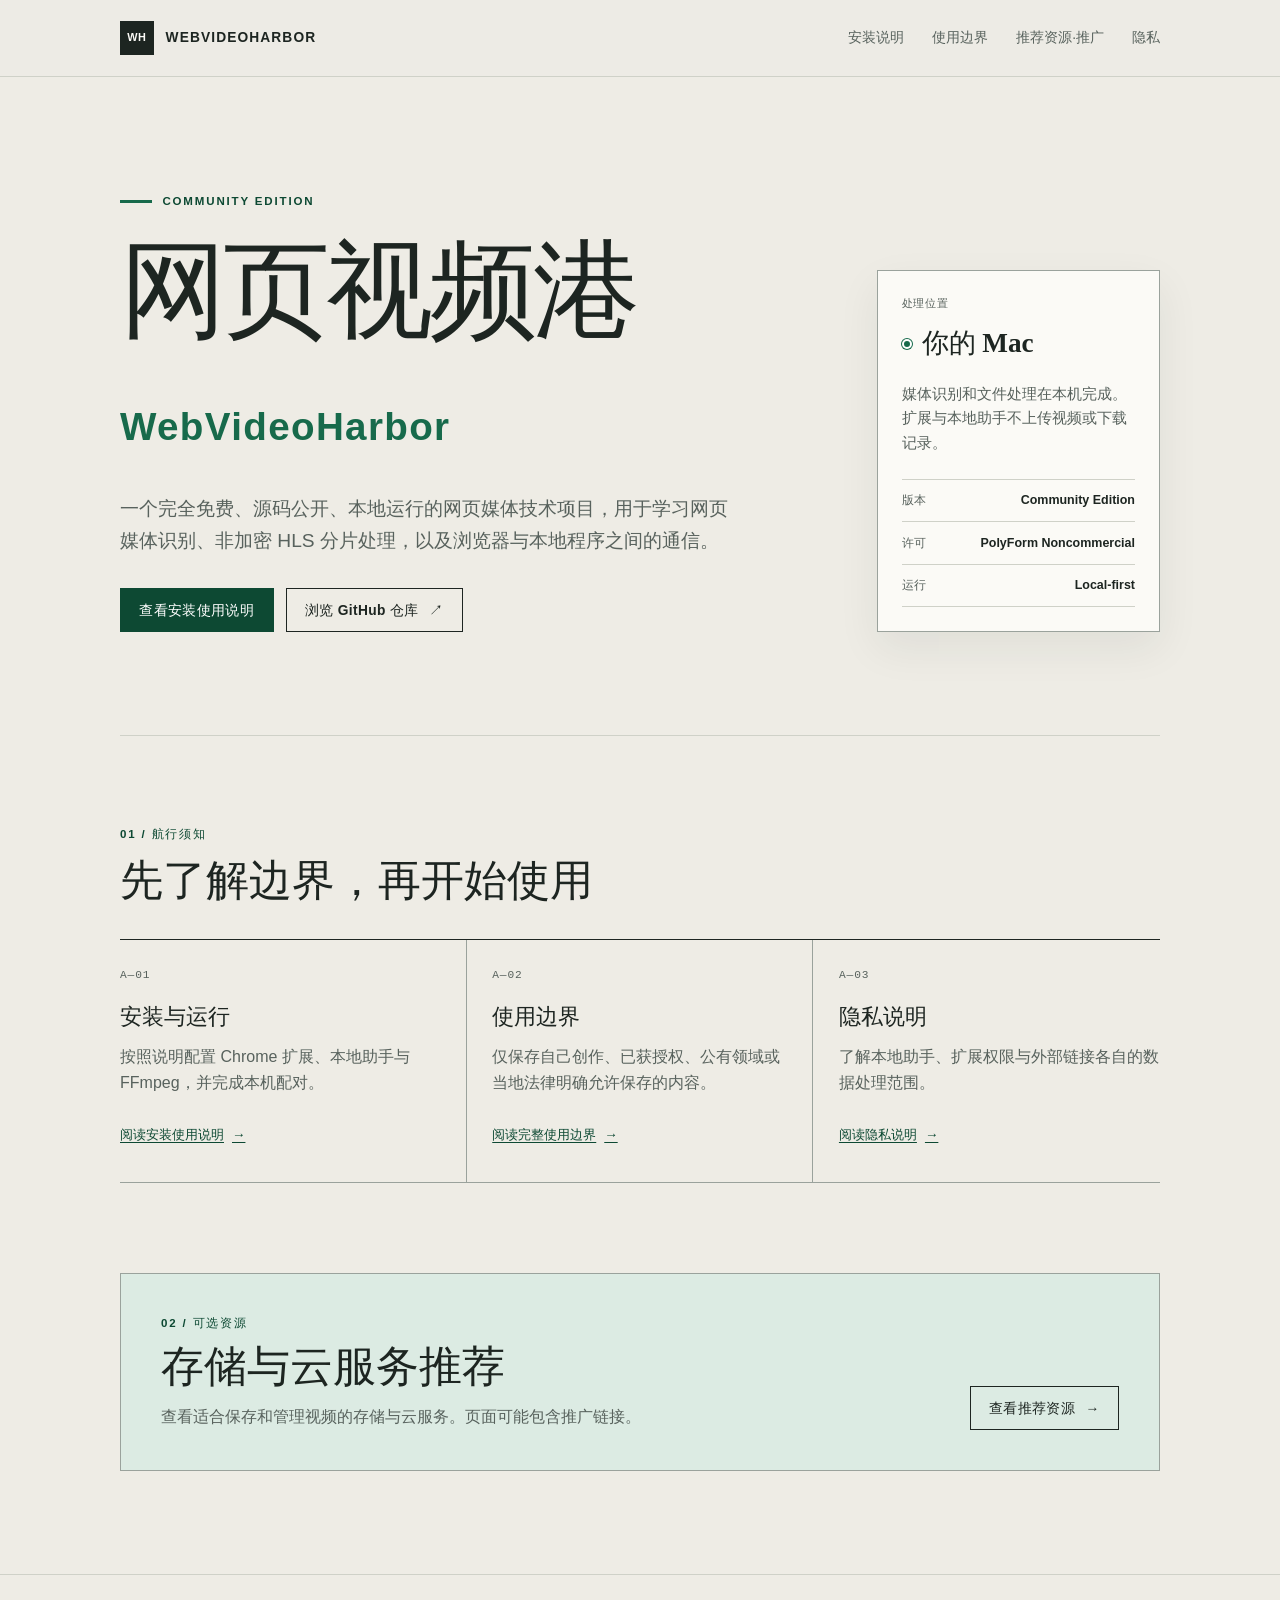
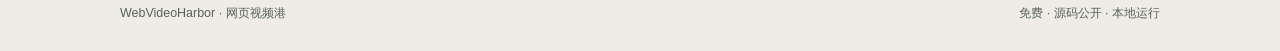
<file: docs/index.html>
<!doctype html>
<html lang="zh-CN">
  <head>
    <meta charset="utf-8">
    <meta name="viewport" content="width=device-width, initial-scale=1">
    <meta
      name="description"
      content="WebVideoHarbor（网页视频港）Community Edition 项目主页。"
    >
    <title>WebVideoHarbor · 网页视频港</title>
    <link rel="stylesheet" href="site.css">
  </head>
  <body>
    <header class="site-header">
      <div class="page-shell header-row">
        <a class="wordmark" href="index.html" aria-label="WebVideoHarbor 首页">
          <span class="wordmark-mark" aria-hidden="true">WH</span>
          <span>WebVideoHarbor</span>
        </a>
        <nav class="site-nav" aria-label="主要导航">
          <a href="安装使用说明.md">安装说明</a>
          <a href="使用边界.md">使用边界</a>
          <a href="recommendations.html">推荐资源·推广</a>
          <a href="https://github.com/PHPfrank/web-video-harbor/blob/main/PRIVACY.md">隐私</a>
        </nav>
      </div>
    </header>

    <main>
      <section class="hero page-shell" aria-labelledby="hero-title">
        <div class="eyebrow"><span aria-hidden="true"></span>Community Edition</div>
        <div class="hero-grid">
          <div class="hero-copy">
            <h1 id="hero-title">网页视频港<br><span>WebVideoHarbor</span></h1>
            <p class="hero-lead">
              一个完全免费、源码公开、本地运行的网页媒体技术项目，用于学习网页媒体识别、非加密 HLS 分片处理，以及浏览器与本地程序之间的通信。
            </p>
            <div class="action-row">
              <a class="button button-primary" href="安装使用说明.md">查看安装使用说明</a>
              <a
                class="button button-secondary"
                href="https://github.com/PHPfrank/web-video-harbor"
              >浏览 GitHub 仓库<span aria-hidden="true">↗</span></a>
            </div>
          </div>

          <aside class="status-card" aria-label="项目处理方式">
            <p class="status-label">处理位置</p>
            <p class="status-value"><span aria-hidden="true"></span>你的 Mac</p>
            <p>
              媒体识别和文件处理在本机完成。扩展与本地助手不上传视频或下载记录。
            </p>
            <dl class="status-list">
              <div><dt>版本</dt><dd>Community Edition</dd></div>
              <div><dt>许可</dt><dd>PolyForm Noncommercial</dd></div>
              <div><dt>运行</dt><dd>Local-first</dd></div>
            </dl>
          </aside>
        </div>
      </section>

      <section class="project-notes page-shell" aria-labelledby="project-notes-title">
        <div class="section-heading">
          <p class="section-index">01 / 航行须知</p>
          <h2 id="project-notes-title">先了解边界，再开始使用</h2>
        </div>
        <div class="note-grid">
          <article class="note-card">
            <p class="card-number">A—01</p>
            <h3>安装与运行</h3>
            <p>按照说明配置 Chrome 扩展、本地助手与 FFmpeg，并完成本机配对。</p>
            <a class="text-link" href="安装使用说明.md">阅读安装使用说明 <span aria-hidden="true">→</span></a>
          </article>
          <article class="note-card">
            <p class="card-number">A—02</p>
            <h3>使用边界</h3>
            <p>仅保存自己创作、已获授权、公有领域或当地法律明确允许保存的内容。</p>
            <a class="text-link" href="使用边界.md">阅读完整使用边界 <span aria-hidden="true">→</span></a>
          </article>
          <article class="note-card">
            <p class="card-number">A—03</p>
            <h3>隐私说明</h3>
            <p>了解本地助手、扩展权限与外部链接各自的数据处理范围。</p>
            <a class="text-link" href="https://github.com/PHPfrank/web-video-harbor/blob/main/PRIVACY.md">阅读隐私说明 <span aria-hidden="true">→</span></a>
          </article>
        </div>
      </section>

      <section class="recommendation-entry page-shell" aria-labelledby="resources-title">
        <div>
          <p class="section-index">02 / 可选资源</p>
          <h2 id="resources-title">存储与云服务推荐</h2>
          <p>查看适合保存和管理视频的存储与云服务。页面可能包含推广链接。</p>
        </div>
        <a class="button button-secondary" href="recommendations.html">查看推荐资源 <span aria-hidden="true">→</span></a>
      </section>
    </main>

    <footer class="site-footer">
      <div class="page-shell footer-row">
        <p>WebVideoHarbor · 网页视频港</p>
        <p>免费 · 源码公开 · 本地运行</p>
      </div>
    </footer>
  </body>
</html>
</file>
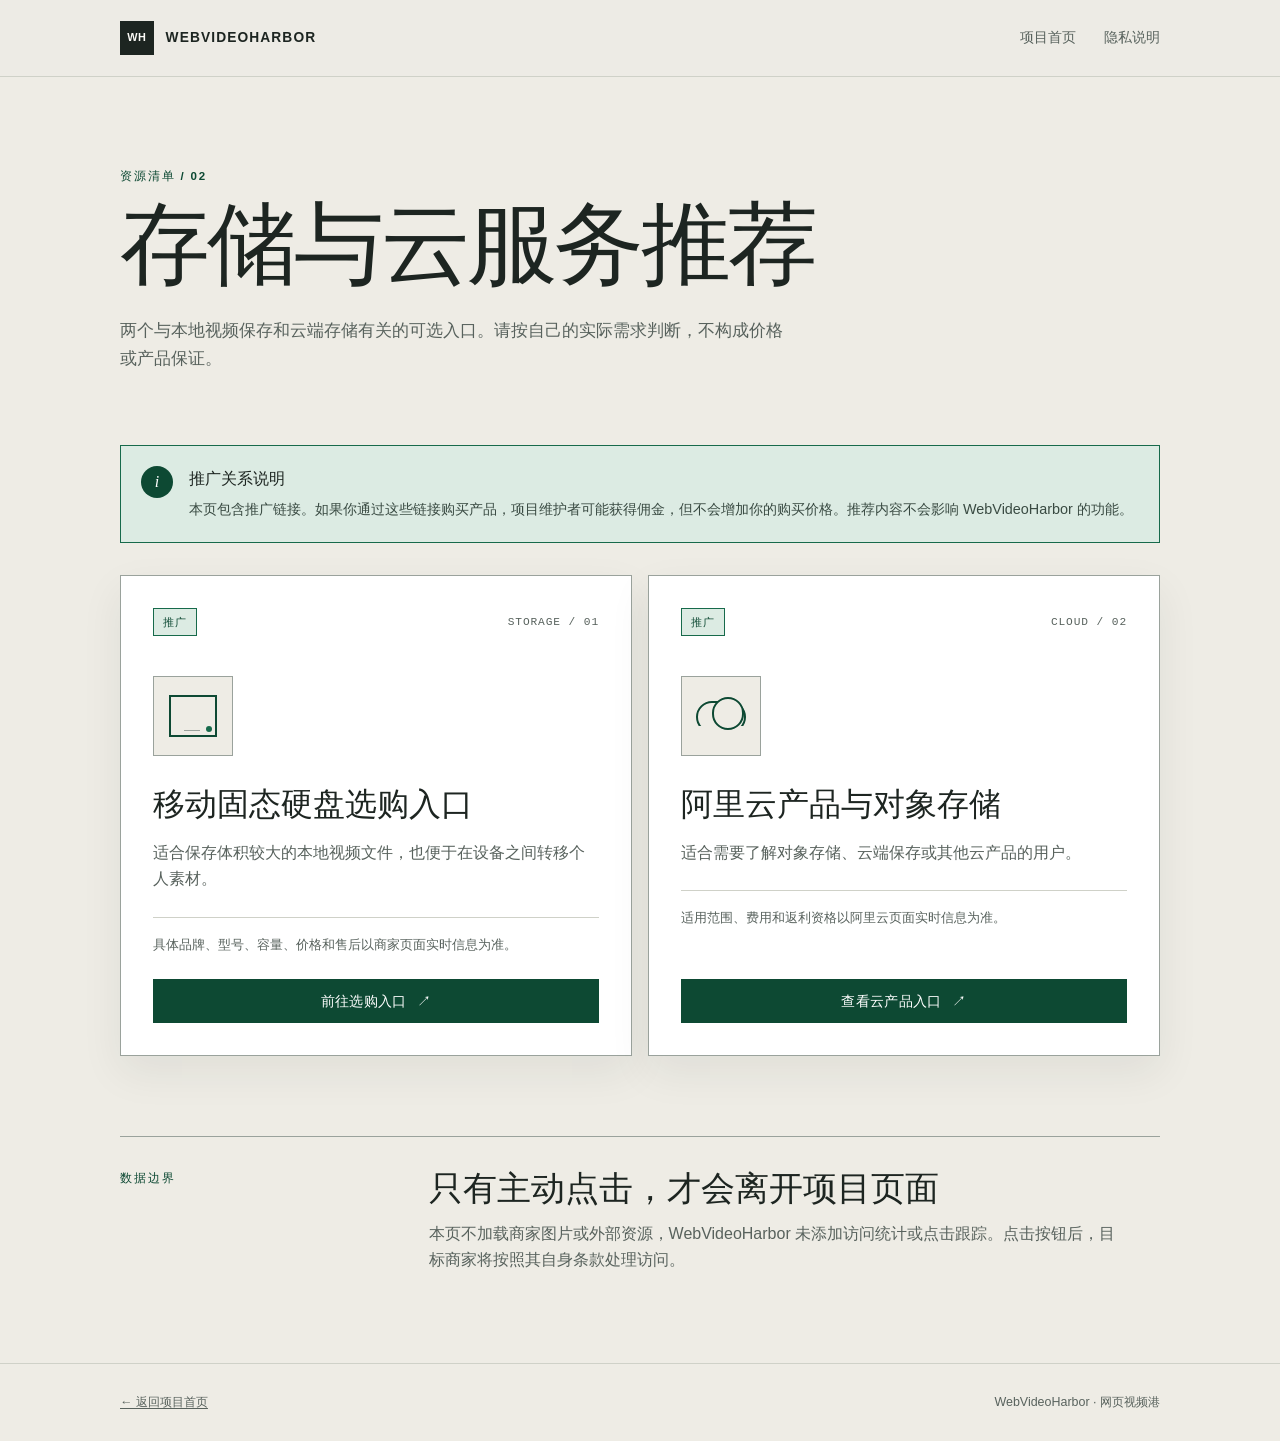
<file: docs/recommendations.html>
<!doctype html>
<html lang="zh-CN">
  <head>
    <meta charset="utf-8">
    <meta name="viewport" content="width=device-width, initial-scale=1">
    <meta
      name="description"
      content="WebVideoHarbor 存储与云服务推荐资源，含清晰的推广关系说明。"
    >
    <title>存储与云服务推荐 · WebVideoHarbor</title>
    <link rel="stylesheet" href="site.css">
  </head>
  <body>
    <header class="site-header">
      <div class="page-shell header-row">
        <a class="wordmark" href="index.html" aria-label="返回 WebVideoHarbor 首页">
          <span class="wordmark-mark" aria-hidden="true">WH</span>
          <span>WebVideoHarbor</span>
        </a>
        <nav class="site-nav" aria-label="页面导航">
          <a href="index.html">项目首页</a>
          <a href="https://github.com/PHPfrank/web-video-harbor/blob/main/PRIVACY.md">隐私说明</a>
        </nav>
      </div>
    </header>

    <main class="resources-main page-shell">
      <header class="resources-heading">
        <p class="section-index">资源清单 / 02</p>
        <h1>存储与云服务推荐</h1>
        <p class="resources-intro">
          两个与本地视频保存和云端存储有关的可选入口。请按自己的实际需求判断，不构成价格或产品保证。
        </p>
      </header>

      <aside class="disclosure" aria-labelledby="disclosure-title">
        <div class="disclosure-mark" aria-hidden="true">i</div>
        <div>
          <h2 id="disclosure-title">推广关系说明</h2>
          <p>
            本页包含推广链接。如果你通过这些链接购买产品，项目维护者可能获得佣金，但不会增加你的购买价格。推荐内容不会影响 WebVideoHarbor 的功能。
          </p>
        </div>
      </aside>

      <section class="recommendation-grid" aria-label="推荐资源">
        <article class="recommendation-card">
          <header class="card-header">
            <span class="affiliate-badge">推广</span>
            <span class="card-code" aria-hidden="true">STORAGE / 01</span>
          </header>
          <div class="resource-symbol resource-symbol-drive" aria-hidden="true">
            <span></span>
          </div>
          <h2>移动固态硬盘选购入口</h2>
          <p class="card-summary">适合保存体积较大的本地视频文件，也便于在设备之间转移个人素材。</p>
          <p class="card-limit">
            具体品牌、型号、容量、价格和售后以商家页面实时信息为准。
          </p>
          <a
            class="button button-primary external-link"
            href="https://s.click.taobao.com/KXMdz3k"
            target="_blank"
            rel="sponsored noopener noreferrer"
          >前往选购入口 <span aria-hidden="true">↗</span><span class="visually-hidden">（在新窗口打开）</span></a>
        </article>

        <article class="recommendation-card">
          <header class="card-header">
            <span class="affiliate-badge">推广</span>
            <span class="card-code" aria-hidden="true">CLOUD / 02</span>
          </header>
          <div class="resource-symbol resource-symbol-cloud" aria-hidden="true">
            <span></span>
          </div>
          <h2>阿里云产品与对象存储</h2>
          <p class="card-summary">适合需要了解对象存储、云端保存或其他云产品的用户。</p>
          <p class="card-limit">
            适用范围、费用和返利资格以阿里云页面实时信息为准。
          </p>
          <a
            class="button button-primary external-link"
            href="https://www.aliyun.com/minisite/goods?userCode=c5z9bjlt"
            target="_blank"
            rel="sponsored noopener noreferrer"
          >查看云产品入口 <span aria-hidden="true">↗</span><span class="visually-hidden">（在新窗口打开）</span></a>
        </article>
      </section>

      <section class="privacy-note" aria-labelledby="privacy-note-title">
        <p class="section-index">数据边界</p>
        <div>
          <h2 id="privacy-note-title">只有主动点击，才会离开项目页面</h2>
          <p>
            本页不加载商家图片或外部资源，WebVideoHarbor 未添加访问统计或点击跟踪。点击按钮后，目标商家将按照其自身条款处理访问。
          </p>
        </div>
      </section>
    </main>

    <footer class="site-footer">
      <div class="page-shell footer-row">
        <p><a href="index.html">← 返回项目首页</a></p>
        <p>WebVideoHarbor · 网页视频港</p>
      </div>
    </footer>
  </body>
</html>
</file>
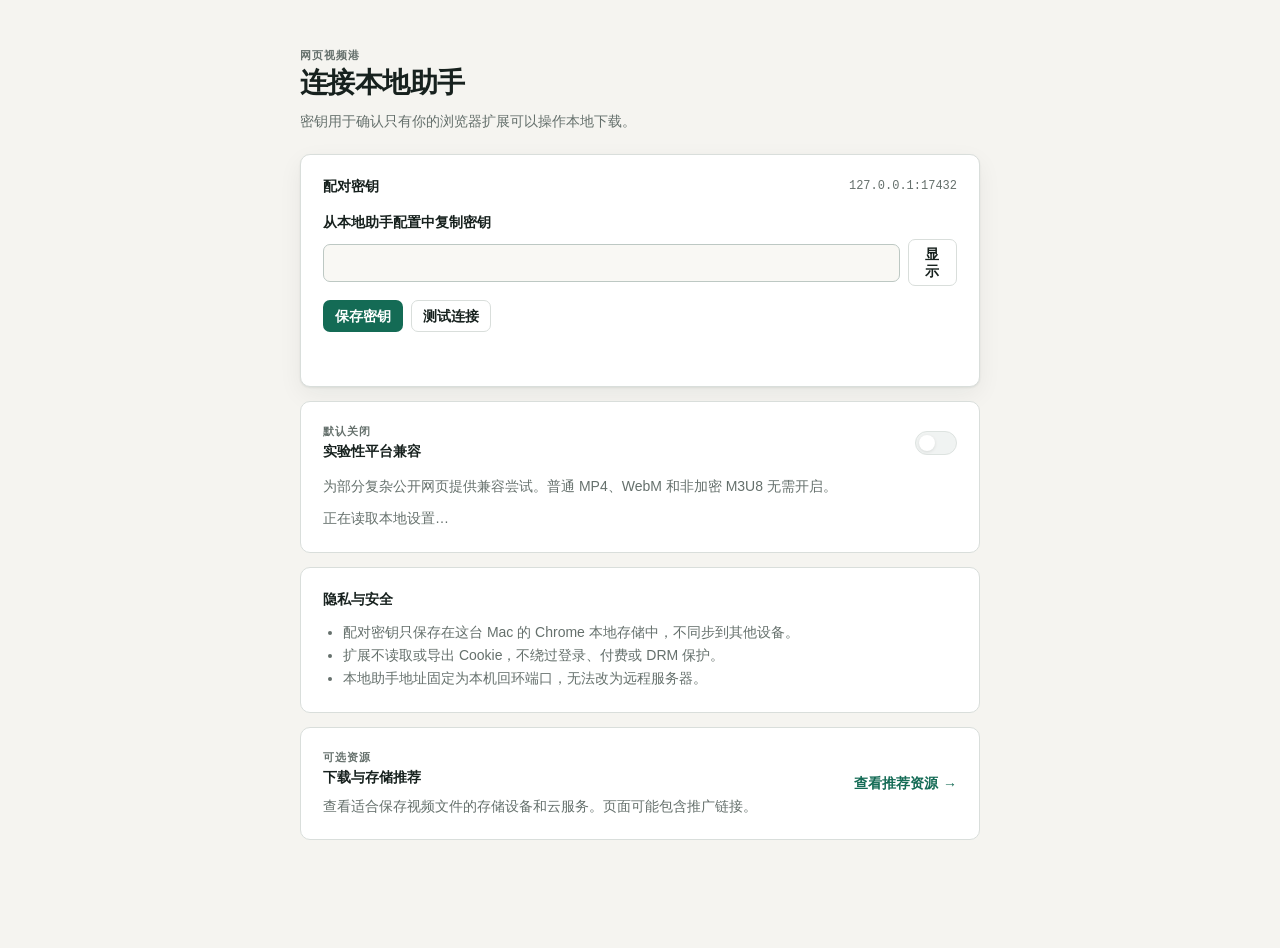
<file: extension/options.html>
<!doctype html>
<html lang="zh-CN">
<head>
  <meta charset="utf-8">
  <meta name="viewport" content="width=device-width, initial-scale=1">
  <title>网页视频港设置</title>
  <link rel="stylesheet" href="popup.css">
</head>
<body class="options-page">
  <main class="options-shell">
    <header class="options-header">
      <p class="eyebrow">网页视频港</p>
      <h1>连接本地助手</h1>
      <p>密钥用于确认只有你的浏览器扩展可以操作本地下载。</p>
    </header>

    <section class="settings-card" aria-labelledby="pairing-title">
      <div class="settings-heading">
        <h2 id="pairing-title">配对密钥</h2>
        <span class="local-address">127.0.0.1:17432</span>
      </div>
      <form id="pairing-form">
        <label for="token-input">从本地助手配置中复制密钥</label>
        <div class="token-row">
          <input id="token-input" name="token" type="password" autocomplete="off" spellcheck="false" required>
          <button id="toggle-token" class="button button-secondary" type="button" aria-pressed="false">显示</button>
        </div>
        <div class="settings-actions">
          <button class="button button-primary" type="submit">保存密钥</button>
          <button id="test-button" class="button button-secondary" type="button">测试连接</button>
        </div>
      </form>
      <p id="settings-status" class="settings-status" aria-live="polite"></p>
    </section>

    <section class="settings-card platform-settings-card" aria-labelledby="platform-settings-title">
      <div class="settings-heading">
        <div>
          <p class="section-kicker">默认关闭</p>
          <h2 id="platform-settings-title">实验性平台兼容</h2>
        </div>
        <label class="switch-control" for="platform-compatibility-toggle">
          <span class="visually-hidden">开启实验性平台兼容</span>
          <input type="checkbox" id="platform-compatibility-toggle" role="switch"
            aria-describedby="platform-settings-description platform-settings-status" disabled>
          <span class="switch-track" aria-hidden="true"><span class="switch-thumb"></span></span>
        </label>
      </div>
      <p id="platform-settings-description" class="platform-settings-description">
        为部分复杂公开网页提供兼容尝试。普通 MP4、WebM 和非加密 M3U8 无需开启。
      </p>
      <p id="platform-settings-status" class="settings-status" aria-live="polite">正在读取本地设置…</p>
    </section>

    <section class="privacy-card" aria-labelledby="privacy-title">
      <h2 id="privacy-title">隐私与安全</h2>
      <ul>
        <li>配对密钥只保存在这台 Mac 的 Chrome 本地存储中，不同步到其他设备。</li>
        <li>扩展不读取或导出 Cookie，不绕过登录、付费或 DRM 保护。</li>
        <li>本地助手地址固定为本机回环端口，无法改为远程服务器。</li>
      </ul>
    </section>

    <section class="recommendations-card" aria-labelledby="recommendations-title">
      <div class="recommendations-copy">
        <p class="section-kicker">可选资源</p>
        <h2 id="recommendations-title">下载与存储推荐</h2>
        <p>查看适合保存视频文件的存储设备和云服务。页面可能包含推广链接。</p>
      </div>
      <a id="recommendations-link" class="recommendations-link"
        href="https://phpfrank.github.io/web-video-harbor/recommendations.html"
        target="_blank" rel="noopener noreferrer">查看推荐资源 <span aria-hidden="true">→</span><span class="visually-hidden">（在新窗口打开）</span></a>
    </section>
  </main>

  <dialog id="platform-notice-dialog" class="platform-notice-dialog"
    aria-labelledby="platform-notice-title" aria-describedby="platform-notice-description">
    <div class="dialog-body">
      <p class="section-kicker">开启前请确认</p>
      <h2 id="platform-notice-title">实验性平台兼容使用提示</h2>
      <div id="platform-notice-description" class="dialog-copy">
        <p>此兼容功能仅用于技术研究，以及处理您拥有版权、已获授权或平台明确允许下载的内容。</p>
        <p>请勿用于会员、付费、私有、加密、DRM 内容，也不要规避登录、地区或访问限制。</p>
      </div>
      <div class="dialog-actions">
        <button id="platform-notice-cancel" class="button button-secondary" type="button">取消</button>
        <button id="platform-notice-confirm" class="button button-primary" type="button">我已了解并继续</button>
      </div>
    </div>
  </dialog>

  <script src="lib/helper-client.js"></script>
  <script src="lib/platform-settings.js"></script>
  <script src="options.js"></script>
</body>
</html>
</file>
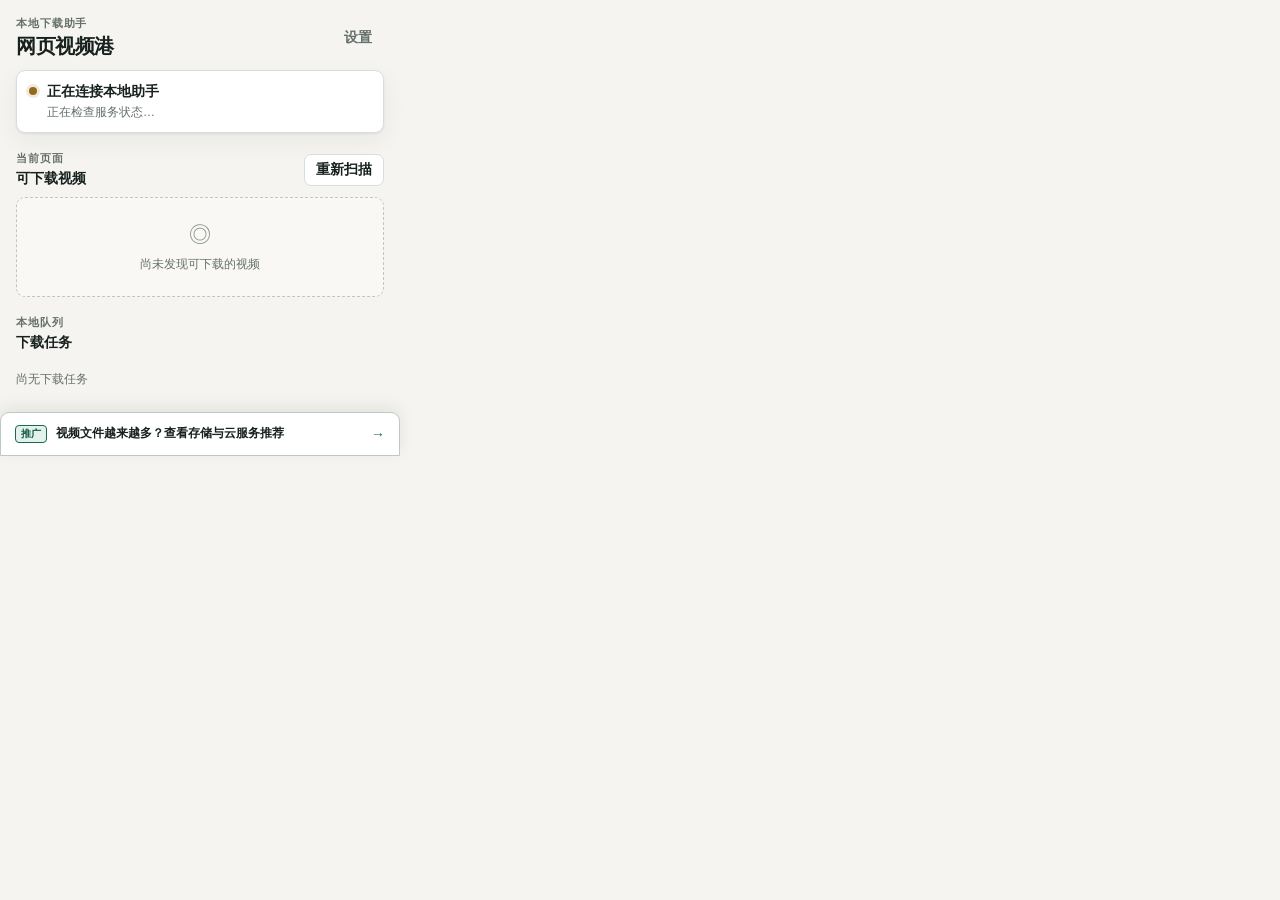
<file: extension/popup.html>
<!doctype html>
<html lang="zh-CN">
<head>
  <meta charset="utf-8">
  <meta name="viewport" content="width=device-width, initial-scale=1">
  <title>网页视频港</title>
  <link rel="stylesheet" href="popup.css">
</head>
<body class="popup-page">
  <main class="app-shell">
    <header class="app-header">
      <div>
        <p class="eyebrow">本地下载助手</p>
        <h1>网页视频港</h1>
      </div>
      <button id="options-button" class="button button-quiet header-action" type="button">设置</button>
    </header>

    <section class="connection-panel" role="status" aria-live="polite" aria-labelledby="connection-title">
      <span id="connection-dot" class="status-dot" aria-hidden="true"></span>
      <div class="connection-copy">
        <h2 id="connection-title">正在连接本地助手</h2>
        <p id="connection-detail">正在检查服务状态…</p>
      </div>
    </section>

    <p id="notice" class="notice" aria-live="polite"></p>

    <section class="content-section" aria-labelledby="candidate-title">
      <div class="section-heading">
        <div>
          <p class="section-kicker">当前页面</p>
          <h2 id="candidate-title">可下载视频</h2>
        </div>
        <button id="rescan-button" class="button button-secondary" type="button">重新扫描</button>
      </div>
      <div id="candidate-list" class="stack" aria-live="polite"></div>
      <div id="candidate-empty" class="empty-state">
        <span class="empty-mark" aria-hidden="true">◎</span>
        <p id="candidate-empty-text">尚未发现可下载的视频</p>
      </div>
    </section>

    <section class="content-section task-section" aria-labelledby="task-title">
      <div class="section-heading compact-heading">
        <div>
          <p class="section-kicker">本地队列</p>
          <h2 id="task-title">下载任务</h2>
        </div>
      </div>
      <div id="task-list" class="stack" aria-live="polite"></div>
      <p id="task-empty" class="task-empty">尚无下载任务</p>
    </section>

    <a id="popup-recommendation-link" class="popup-recommendation"
      href="https://phpfrank.github.io/web-video-harbor/recommendations.html"
      target="_blank" rel="noopener noreferrer" data-state="default">
      <span class="popup-promotion-badge">推广</span>
      <span id="popup-recommendation-text" class="popup-recommendation-text">视频文件越来越多？查看存储与云服务推荐</span>
      <span class="popup-recommendation-arrow" aria-hidden="true">→</span>
      <span class="visually-hidden">（在新窗口打开）</span>
    </a>
  </main>

  <script src="lib/platform.js"></script>
  <script src="lib/popup-state.js"></script>
  <script src="lib/helper-client.js"></script>
  <script src="lib/popup-controller.js"></script>
  <script src="popup.js"></script>
</body>
</html>
</file>
<file: docs/site.css>
:root {
  color-scheme: light;
  --canvas: #eeece5;
  --surface: #fbfaf6;
  --surface-strong: #ffffff;
  --ink: #1d2521;
  --ink-soft: #58625d;
  --line: #cfd1c8;
  --line-dark: #9aa29c;
  --accent: #176a4b;
  --accent-dark: #0d4933;
  --accent-pale: #dcebe3;
  --content-width: 65rem;
  --shadow: 0 16px 40px rgba(31, 42, 36, 0.07);
  font-family: "Avenir Next", Avenir, "Helvetica Neue", Arial, sans-serif;
  font-synthesis: none;
}

* {
  box-sizing: border-box;
}

html {
  background: var(--canvas);
  scroll-behavior: smooth;
}

body {
  min-width: 20rem;
  margin: 0;
  color: var(--ink);
  background-color: var(--canvas);
  line-height: 1.65;
}

a {
  color: inherit;
  text-decoration-thickness: 0.08em;
  text-underline-offset: 0.2em;
}

a:focus-visible {
  outline: 3px solid var(--accent);
  outline-offset: 4px;
}

.page-shell {
  width: min(calc(100% - 2rem), var(--content-width));
  margin-inline: auto;
}

.site-header {
  border-bottom: 1px solid var(--line);
  background: rgba(238, 236, 229, 0.96);
}

.header-row,
.footer-row {
  display: flex;
  align-items: center;
  justify-content: space-between;
  gap: 1.5rem;
}

.header-row {
  min-height: 4.75rem;
}

.wordmark {
  display: inline-flex;
  align-items: center;
  gap: 0.75rem;
  font-size: 0.86rem;
  font-weight: 700;
  letter-spacing: 0.08em;
  text-decoration: none;
  text-transform: uppercase;
}

.wordmark-mark {
  display: grid;
  width: 2.1rem;
  height: 2.1rem;
  border: 1px solid var(--ink);
  place-items: center;
  color: var(--surface);
  background: var(--ink);
  font-size: 0.68rem;
  letter-spacing: 0.04em;
}

.site-nav {
  display: flex;
  align-items: center;
  gap: clamp(0.8rem, 3vw, 1.75rem);
  color: var(--ink-soft);
  font-size: 0.86rem;
}

.site-nav a {
  padding-block: 0.45rem;
  text-decoration: none;
}

.site-nav a:hover {
  color: var(--accent-dark);
  text-decoration: underline;
}

.hero {
  padding-block: clamp(4rem, 9vw, 7.5rem) clamp(4rem, 8vw, 6.5rem);
  border-bottom: 1px solid var(--line);
}

.eyebrow,
.section-index {
  margin: 0;
  color: var(--accent-dark);
  font-size: 0.72rem;
  font-weight: 700;
  letter-spacing: 0.16em;
  text-transform: uppercase;
}

.eyebrow {
  display: flex;
  align-items: center;
  gap: 0.65rem;
}

.eyebrow span {
  width: 2rem;
  height: 0.15rem;
  background: var(--accent);
}

.hero-grid {
  display: grid;
  gap: 3rem;
  margin-top: 1.4rem;
}

h1,
h2,
h3,
p {
  overflow-wrap: break-word;
}

h1,
h2,
h3 {
  text-wrap: balance;
}

h1,
.resources-heading h1 {
  margin: 0;
  font-family: "Songti SC", STSong, "Noto Serif CJK SC", Georgia, serif;
  font-weight: 600;
  letter-spacing: -0.035em;
  line-height: 1.06;
}

.hero h1 {
  max-width: 13ch;
  font-size: clamp(3.2rem, 9vw, 6.7rem);
}

.hero h1 span {
  display: inline-block;
  color: var(--accent);
  font-family: "Avenir Next", Avenir, "Helvetica Neue", Arial, sans-serif;
  font-size: 0.36em;
  font-weight: 650;
  letter-spacing: 0.035em;
}

.hero-lead {
  max-width: 39rem;
  margin: 2rem 0 0;
  color: var(--ink-soft);
  font-size: clamp(1rem, 2vw, 1.2rem);
}

.action-row {
  display: flex;
  flex-wrap: wrap;
  gap: 0.75rem;
  margin-top: 2rem;
}

.button {
  display: inline-flex;
  min-height: 44px;
  align-items: center;
  justify-content: center;
  gap: 0.65rem;
  padding: 0.72rem 1.15rem;
  border: 1px solid var(--ink);
  font-size: 0.86rem;
  font-weight: 700;
  letter-spacing: 0.025em;
  line-height: 1.25;
  text-align: center;
  text-decoration: none;
  transition: background-color 160ms ease, color 160ms ease, transform 160ms ease;
}

.button:hover {
  transform: translateY(-2px);
}

.button-primary {
  border-color: var(--accent-dark);
  color: var(--surface-strong);
  background: var(--accent-dark);
}

.button-primary:hover {
  background: var(--accent);
}

.button-secondary {
  background: transparent;
}

.button-secondary:hover {
  color: var(--surface-strong);
  background: var(--ink);
}

.status-card {
  align-self: end;
  padding: 1.5rem;
  border: 1px solid var(--line-dark);
  background: var(--surface);
  box-shadow: var(--shadow);
}

.status-label,
.card-number,
.card-code {
  margin: 0;
  color: var(--ink-soft);
  font-family: ui-monospace, SFMono-Regular, Menlo, Consolas, monospace;
  font-size: 0.7rem;
  letter-spacing: 0.08em;
  text-transform: uppercase;
}

.status-value {
  display: flex;
  align-items: center;
  gap: 0.6rem;
  margin: 0.5rem 0 1rem;
  font-family: "Songti SC", STSong, Georgia, serif;
  font-size: 1.7rem;
  font-weight: 600;
}

.status-value span {
  width: 0.65rem;
  height: 0.65rem;
  border: 2px solid var(--surface-strong);
  border-radius: 50%;
  background: var(--accent);
  box-shadow: 0 0 0 1px var(--accent);
}

.status-card > p:not([class]) {
  margin: 0;
  color: var(--ink-soft);
  font-size: 0.92rem;
}

.status-list {
  margin: 1.5rem 0 0;
  border-top: 1px solid var(--line);
}

.status-list div {
  display: flex;
  justify-content: space-between;
  gap: 1rem;
  padding-block: 0.65rem;
  border-bottom: 1px solid var(--line);
  font-size: 0.78rem;
}

.status-list dt {
  color: var(--ink-soft);
}

.status-list dd {
  margin: 0;
  font-weight: 700;
}

.project-notes {
  padding-block: clamp(4rem, 7vw, 6rem);
}

.section-heading {
  display: grid;
  gap: 0.7rem;
  margin-bottom: 2rem;
}

.section-heading h2,
.recommendation-entry h2,
.privacy-note h2 {
  margin: 0;
  font-family: "Songti SC", STSong, Georgia, serif;
  font-size: clamp(1.8rem, 4vw, 2.7rem);
  line-height: 1.2;
}

.note-grid {
  display: grid;
  border-top: 1px solid var(--ink);
}

.note-card {
  padding: 1.5rem 0;
  border-bottom: 1px solid var(--line-dark);
}

.note-card h3 {
  margin: 1rem 0 0.5rem;
  font-family: "Songti SC", STSong, Georgia, serif;
  font-size: 1.35rem;
}

.note-card > p:not(.card-number) {
  max-width: 31rem;
  margin: 0;
  color: var(--ink-soft);
}

.text-link {
  display: inline-flex;
  min-height: 44px;
  align-items: center;
  gap: 0.5rem;
  margin-top: 1rem;
  color: var(--accent-dark);
  font-size: 0.84rem;
  font-weight: 700;
}

.recommendation-entry {
  display: grid;
  gap: 1.5rem;
  align-items: end;
  margin-bottom: clamp(4rem, 8vw, 7rem);
  padding: clamp(1.5rem, 4vw, 2.5rem);
  border: 1px solid var(--line-dark);
  background: var(--accent-pale);
}

.recommendation-entry h2 {
  margin-top: 0.5rem;
}

.recommendation-entry p:not(.section-index) {
  max-width: 43rem;
  margin: 0.7rem 0 0;
  color: var(--ink-soft);
}

.resources-main {
  padding-block: clamp(3.5rem, 7vw, 6rem);
}

.resources-heading {
  max-width: 48rem;
}

.resources-heading h1 {
  margin-top: 0.8rem;
  font-size: clamp(2.8rem, 7vw, 5.6rem);
}

.resources-intro {
  max-width: 42rem;
  margin: 1.5rem 0 0;
  color: var(--ink-soft);
  font-size: 1.05rem;
}

.disclosure {
  display: grid;
  grid-template-columns: auto 1fr;
  gap: 1rem;
  margin-block: clamp(2.5rem, 6vw, 4.5rem) 2rem;
  padding: 1.25rem;
  border: 1px solid var(--accent);
  background: var(--accent-pale);
}

.disclosure-mark {
  display: grid;
  width: 2rem;
  height: 2rem;
  border-radius: 50%;
  color: var(--surface-strong);
  background: var(--accent-dark);
  font-family: Georgia, serif;
  font-style: italic;
  place-items: center;
}

.disclosure h2 {
  margin: 0;
  font-size: 1rem;
}

.disclosure p {
  margin: 0.35rem 0 0;
  color: #394a42;
  font-size: 0.9rem;
}

.recommendation-grid {
  display: grid;
  gap: 1rem;
}

.recommendation-card {
  display: flex;
  min-width: 0;
  flex-direction: column;
  padding: clamp(1.25rem, 3vw, 2rem);
  border: 1px solid var(--line-dark);
  background: var(--surface-strong);
  box-shadow: var(--shadow);
}

.card-header {
  display: flex;
  align-items: center;
  justify-content: space-between;
  gap: 1rem;
}

.affiliate-badge {
  padding: 0.25rem 0.55rem;
  border: 1px solid var(--accent);
  color: var(--accent-dark);
  background: var(--accent-pale);
  font-size: 0.7rem;
  font-weight: 800;
  letter-spacing: 0.12em;
}

.resource-symbol {
  position: relative;
  width: 5rem;
  height: 5rem;
  margin-block: 2.5rem 1.75rem;
  border: 1px solid var(--line-dark);
  background-color: var(--canvas);
}

.resource-symbol-drive::before,
.resource-symbol-drive::after,
.resource-symbol-drive span,
.resource-symbol-cloud::before,
.resource-symbol-cloud::after,
.resource-symbol-cloud span {
  position: absolute;
  content: "";
}

.resource-symbol-drive::before {
  inset: 1.1rem 0.95rem;
  border: 2px solid var(--accent-dark);
}

.resource-symbol-drive::after {
  right: 1.25rem;
  bottom: 1.45rem;
  width: 0.38rem;
  height: 0.38rem;
  border-radius: 50%;
  background: var(--accent);
}

.resource-symbol-drive span {
  right: 2rem;
  bottom: 1.5rem;
  width: 1rem;
  height: 1px;
  background: var(--line-dark);
}

.resource-symbol-cloud::before {
  right: 0.9rem;
  bottom: 1.35rem;
  left: 0.9rem;
  height: 1.8rem;
  border: 2px solid var(--accent-dark);
  border-radius: 1.3rem;
}

.resource-symbol-cloud::after {
  top: 1.25rem;
  left: 1.85rem;
  width: 1.8rem;
  height: 1.8rem;
  border: 2px solid var(--accent-dark);
  border-radius: 50%;
  background: var(--canvas);
}

.resource-symbol-cloud span {
  right: 1rem;
  bottom: 1.1rem;
  left: 1rem;
  height: 0.7rem;
  background: var(--canvas);
}

.recommendation-card h2 {
  margin: 0;
  font-family: "Songti SC", STSong, Georgia, serif;
  font-size: clamp(1.5rem, 3vw, 2rem);
  line-height: 1.25;
}

.card-summary {
  margin: 1rem 0 0;
  color: var(--ink-soft);
}

.card-limit {
  margin: 1.5rem 0;
  padding-top: 1rem;
  border-top: 1px solid var(--line);
  color: var(--ink-soft);
  font-size: 0.82rem;
}

.external-link {
  width: 100%;
  margin-top: auto;
}

.privacy-note {
  display: grid;
  gap: 1rem;
  margin-top: clamp(3rem, 7vw, 5rem);
  padding-top: 2rem;
  border-top: 1px solid var(--line-dark);
}

.privacy-note h2 {
  font-size: clamp(1.5rem, 3vw, 2.1rem);
}

.privacy-note p:not(.section-index) {
  max-width: 43rem;
  margin: 0.7rem 0 0;
  color: var(--ink-soft);
}

.site-footer {
  padding-block: 1.75rem;
  border-top: 1px solid var(--line);
  color: var(--ink-soft);
  font-size: 0.78rem;
}

.site-footer p {
  margin: 0;
}

.site-footer a {
  min-height: 44px;
}

.visually-hidden {
  position: absolute;
  width: 1px;
  height: 1px;
  padding: 0;
  margin: -1px;
  overflow: hidden;
  clip: rect(0, 0, 0, 0);
  white-space: nowrap;
  border: 0;
}

@media (min-width: 720px) {
  .hero-grid {
    grid-template-columns: minmax(0, 1.75fr) minmax(17rem, 0.7fr);
    align-items: start;
  }

  .note-grid {
    grid-template-columns: repeat(3, 1fr);
  }

  .note-card {
    padding: 1.6rem;
    border-right: 1px solid var(--line-dark);
  }

  .note-card:first-child {
    padding-left: 0;
  }

  .note-card:last-child {
    padding-right: 0;
    border-right: 0;
  }

  .recommendation-entry {
    grid-template-columns: minmax(0, 1fr) auto;
  }

  .recommendation-grid {
    grid-template-columns: repeat(2, minmax(0, 1fr));
  }

  .privacy-note {
    grid-template-columns: minmax(9rem, 0.4fr) minmax(0, 1fr);
  }
}

@media (max-width: 719px) {
  .header-row,
  .footer-row {
    align-items: flex-start;
    flex-direction: column;
  }

  .header-row {
    padding-block: 1rem;
  }

  .site-nav {
    width: 100%;
    flex-wrap: wrap;
  }

  .hero h1 {
    font-size: clamp(2.85rem, 15vw, 4.5rem);
  }

  .action-row,
  .action-row .button,
  .recommendation-entry .button {
    width: 100%;
  }

  .footer-row {
    gap: 0.5rem;
  }
}

@media (prefers-reduced-motion: reduce) {
  html {
    scroll-behavior: auto;
  }

  *,
  *::before,
  *::after {
    scroll-behavior: auto !important;
    transition-duration: 0.01ms !important;
  }
}
</file>
<file: extension/popup.css>
:root {
  color-scheme: light;
  --color-canvas: #f5f4f0;
  --color-surface: #ffffff;
  --color-surface-soft: #f9f8f4;
  --color-task: #f1f4f3;
  --color-ink: #17211e;
  --color-muted: #65706c;
  --color-border: #d9dedb;
  --color-border-strong: #bdc8c3;
  --color-accent: #146b55;
  --color-accent-hover: #0e5845;
  --color-accent-soft: #e4f0eb;
  --color-danger: #a13a31;
  --color-warning: #93691e;
  --color-focus: #167a60;
  --shadow-panel: 0 1px 2px rgba(23, 33, 30, 0.08), 0 8px 24px rgba(23, 33, 30, 0.06);
  font-family: -apple-system, BlinkMacSystemFont, "SF Pro Text", "PingFang SC", "Hiragino Sans GB", "Microsoft YaHei", sans-serif;
  font-size: 14px;
}

* { box-sizing: border-box; }

.visually-hidden {
  position: absolute;
  width: 1px;
  height: 1px;
  padding: 0;
  overflow: hidden;
  clip: rect(0, 0, 0, 0);
  white-space: nowrap;
  border: 0;
}

body {
  margin: 0;
  color: var(--color-ink);
  background: var(--color-canvas);
}

.popup-page {
  width: 400px;
  min-height: 260px;
  max-height: 600px;
  overflow-y: auto;
}

button,
input,
select { font: inherit; }

button:focus-visible,
input:focus-visible,
select:focus-visible {
  outline: 3px solid color-mix(in srgb, var(--color-focus) 38%, transparent);
  outline-offset: 2px;
}

.app-shell { padding: 16px; }

.app-header,
.section-heading,
.settings-heading,
.settings-actions,
.token-row,
.task-footer,
.candidate-actions {
  display: flex;
  align-items: center;
}

.app-header,
.section-heading,
.settings-heading { justify-content: space-between; }

.app-header { margin-bottom: 12px; }

h1,
h2,
p { margin-top: 0; }

h1 {
  margin-bottom: 0;
  font-size: 20px;
  line-height: 1.2;
  letter-spacing: -0.02em;
}

h2 {
  margin-bottom: 0;
  font-size: 14px;
  line-height: 1.35;
}

.eyebrow,
.section-kicker {
  margin-bottom: 3px;
  color: var(--color-muted);
  font-size: 11px;
  font-weight: 650;
  letter-spacing: 0.08em;
  text-transform: uppercase;
}

.button {
  min-height: 32px;
  padding: 6px 11px;
  border: 1px solid transparent;
  border-radius: 7px;
  cursor: pointer;
  font-weight: 620;
  line-height: 1.2;
  transition: background-color 140ms ease, border-color 140ms ease, transform 100ms ease;
}

.button:hover:not(:disabled) { border-color: var(--color-border-strong); }
.button:active:not(:disabled) { transform: translateY(1px); }
.button:disabled { cursor: not-allowed; opacity: 0.5; }

.button-primary {
  color: #fff;
  background: var(--color-accent);
}

.button-primary:hover:not(:disabled) {
  border-color: var(--color-accent-hover);
  background: var(--color-accent-hover);
}

.button-secondary {
  color: var(--color-ink);
  border-color: var(--color-border);
  background: var(--color-surface);
}

.button-quiet {
  color: var(--color-muted);
  background: transparent;
}

.header-action { min-height: 30px; }

.connection-panel {
  display: flex;
  gap: 10px;
  align-items: flex-start;
  padding: 11px 12px;
  border: 1px solid var(--color-border);
  border-radius: 9px;
  background: var(--color-surface);
  box-shadow: var(--shadow-panel);
}

.connection-panel[data-tone="online"] { border-color: #b9d2c8; }
.connection-panel[data-tone="offline"] { border-color: #dec9c5; }

.status-dot {
  flex: 0 0 auto;
  width: 8px;
  height: 8px;
  margin-top: 5px;
  border-radius: 50%;
  background: var(--color-warning);
  box-shadow: 0 0 0 3px #f1eadb;
}

.connection-panel[data-tone="online"] .status-dot {
  background: var(--color-accent);
  box-shadow: 0 0 0 3px var(--color-accent-soft);
}

.connection-panel[data-tone="offline"] .status-dot {
  background: var(--color-danger);
  box-shadow: 0 0 0 3px #f5e6e3;
}

.connection-copy p {
  margin: 3px 0 0;
  color: var(--color-muted);
  font-size: 12px;
  line-height: 1.45;
}

.notice {
  min-height: 0;
  margin: 8px 2px 0;
  color: var(--color-danger);
  font-size: 12px;
  line-height: 1.4;
}

.notice:empty { display: none; }
.notice[data-tone="success"] { color: var(--color-accent); }

.content-section { margin-top: 18px; }
.compact-heading { margin-bottom: 8px; }
.section-heading { gap: 12px; margin-bottom: 9px; }
.stack { display: grid; gap: 8px; }

.candidate-card,
.task-card {
  border: 1px solid var(--color-border);
  border-radius: 9px;
}

.candidate-card {
  padding: 11px;
  background: var(--color-surface);
  box-shadow: 0 1px 2px rgba(23, 33, 30, 0.05);
}

.candidate-card-platform {
  border-color: #c8d3ce;
}

.task-card {
  padding: 10px 11px;
  background: var(--color-task);
}

.card-top {
  display: grid;
  grid-template-columns: minmax(0, 1fr) auto;
  gap: 9px;
  align-items: start;
}

.card-title {
  margin: 0;
  overflow: hidden;
  font-size: 13px;
  font-weight: 650;
  line-height: 1.4;
  text-overflow: ellipsis;
  white-space: nowrap;
}

.card-detail,
.task-detail {
  margin: 3px 0 0;
  color: var(--color-muted);
  font-size: 11px;
  line-height: 1.4;
}

.card-disabled-detail {
  margin: 4px 0 0;
  color: var(--color-warning);
  font-size: 11px;
  line-height: 1.4;
}

.format-badge,
.status-label {
  display: inline-flex;
  align-items: center;
  min-height: 20px;
  padding: 2px 7px;
  border-radius: 5px;
  font-size: 10px;
  font-weight: 720;
  letter-spacing: 0.04em;
}

.format-badge {
  color: var(--color-accent);
  background: var(--color-accent-soft);
}

.candidate-card-platform .format-badge {
  color: #415d54;
  background: #e8edeb;
}

.status-label { color: var(--color-muted); background: #e3e8e6; }
.status-label[data-tone="active"] { color: #72521c; background: #efe6d1; }
.status-label[data-tone="success"] { color: var(--color-accent); background: #dcebe5; }
.status-label[data-tone="danger"] { color: var(--color-danger); background: #f2dfdc; }

.candidate-actions,
.task-footer {
  justify-content: flex-end;
  gap: 7px;
  margin-top: 10px;
}

.quality-select {
  min-width: 0;
  flex: 1 1 auto;
  height: 32px;
  padding: 5px 28px 5px 8px;
  color: var(--color-ink);
  border: 1px solid var(--color-border-strong);
  border-radius: 7px;
  background: var(--color-surface);
}

.quality-select:disabled {
  cursor: not-allowed;
  opacity: 0.55;
}

.platform-quality-select { max-width: 178px; }

.progress-track {
  height: 4px;
  margin-top: 9px;
  overflow: hidden;
  border-radius: 2px;
  background: #d7ddda;
}

.progress-bar {
  height: 100%;
  background: var(--color-accent);
  transition: width 180ms ease;
}

.progress-text { margin-right: auto; color: var(--color-muted); font-size: 11px; }

.empty-state {
  padding: 22px 16px;
  color: var(--color-muted);
  border: 1px dashed var(--color-border-strong);
  border-radius: 9px;
  text-align: center;
  background: var(--color-surface-soft);
}

.empty-state[hidden],
.task-empty[hidden] { display: none; }

.empty-mark { display: block; margin-bottom: 5px; color: #8b9691; font-size: 22px; }
.empty-state p { max-width: 300px; margin: 0 auto; font-size: 12px; line-height: 1.55; }
.task-empty { margin: 0; padding: 10px 0; color: var(--color-muted); font-size: 12px; }

.popup-recommendation {
  position: sticky;
  z-index: 3;
  bottom: 0;
  display: grid;
  grid-template-columns: auto minmax(0, 1fr) auto;
  min-height: 44px;
  align-items: center;
  gap: 9px;
  margin: 14px -16px -16px;
  padding: 10px 14px;
  color: var(--color-ink);
  border: 1px solid var(--color-border-strong);
  border-radius: 9px 9px 0 0;
  background: var(--color-surface);
  box-shadow: 0 -5px 16px rgba(23, 33, 30, 0.08);
  text-decoration: none;
}

.popup-recommendation:hover { border-color: var(--color-accent); }
.popup-recommendation:focus-visible {
  outline: 3px solid color-mix(in srgb, var(--color-focus) 38%, transparent);
  outline-offset: -3px;
}
.popup-recommendation[data-state="completed"] {
  border-color: var(--color-accent);
  background: var(--color-accent-soft);
}
.popup-promotion-badge {
  padding: 2px 5px;
  color: var(--color-accent-hover);
  border: 1px solid var(--color-accent);
  border-radius: 4px;
  background: var(--color-accent-soft);
  font-size: 10px;
  font-weight: 700;
  line-height: 1.2;
}
.popup-recommendation-text {
  min-width: 0;
  font-size: 12px;
  font-weight: 620;
  line-height: 1.45;
}
.popup-recommendation-arrow { flex: 0 0 auto; color: var(--color-accent); font-weight: 700; }

.options-page { min-height: 100vh; }

.options-shell {
  width: min(680px, calc(100% - 32px));
  margin: 48px auto;
}

.options-header { margin-bottom: 22px; }
.options-header h1 { font-size: 28px; }
.options-header > p:last-child { max-width: 560px; margin: 10px 0 0; color: var(--color-muted); line-height: 1.6; }

.settings-card,
.privacy-card,
.recommendations-card {
  padding: 22px;
  border: 1px solid var(--color-border);
  border-radius: 10px;
  background: var(--color-surface);
  box-shadow: var(--shadow-panel);
}

.platform-settings-card { margin-top: 14px; box-shadow: none; }
.privacy-card { margin-top: 14px; box-shadow: none; }
.recommendations-card {
  display: flex;
  gap: 24px;
  align-items: center;
  justify-content: space-between;
  margin-top: 14px;
  box-shadow: none;
}
.recommendations-copy { min-width: 0; }
.recommendations-copy > p:last-child {
  max-width: 440px;
  margin: 8px 0 0;
  color: var(--color-muted);
  line-height: 1.6;
}
.recommendations-link {
  display: inline-flex;
  flex: 0 0 auto;
  align-items: center;
  gap: 5px;
  padding: 8px 0;
  color: var(--color-accent);
  font-weight: 650;
  text-decoration: none;
}
.recommendations-link:hover { color: var(--color-accent-hover); text-decoration: underline; }
.recommendations-link:focus-visible {
  border-radius: 4px;
  outline: 3px solid color-mix(in srgb, var(--color-focus) 38%, transparent);
  outline-offset: 3px;
}
.settings-card form > label { display: block; margin: 18px 0 7px; font-weight: 620; }
.token-row { gap: 8px; }

.token-row input {
  width: 100%;
  min-width: 0;
  height: 38px;
  padding: 7px 10px;
  color: var(--color-ink);
  border: 1px solid var(--color-border-strong);
  border-radius: 7px;
  background: var(--color-surface-soft);
}

.settings-actions { gap: 8px; margin-top: 14px; }
.local-address { color: var(--color-muted); font-family: ui-monospace, "SFMono-Regular", Menlo, monospace; font-size: 12px; }
.settings-status { min-height: 20px; margin: 12px 0 0; color: var(--color-muted); }
.settings-status[data-tone="success"] { color: var(--color-accent); }
.settings-status[data-tone="error"] { color: var(--color-danger); }
.platform-settings-description { margin: 14px 0 0; color: var(--color-muted); line-height: 1.6; }
.switch-control { position: relative; display: inline-flex; flex: 0 0 auto; margin-left: 18px; cursor: pointer; }
.switch-control input { position: absolute; width: 1px; height: 1px; opacity: 0; }
.switch-control input:disabled + .switch-track { cursor: not-allowed; opacity: 0.5; }
.switch-track {
  display: inline-flex;
  width: 42px;
  height: 24px;
  padding: 3px;
  border: 1px solid var(--color-border-strong);
  border-radius: 999px;
  background: #e3e8e6;
  transition: background-color 140ms ease, border-color 140ms ease;
}
.switch-thumb {
  width: 16px;
  height: 16px;
  border-radius: 50%;
  background: var(--color-surface);
  box-shadow: 0 1px 3px rgba(23, 33, 30, 0.24);
  transition: transform 140ms ease;
}
.switch-control input:checked + .switch-track { border-color: var(--color-accent); background: var(--color-accent); }
.switch-control input:checked + .switch-track .switch-thumb { transform: translateX(18px); }
.switch-control input:focus-visible + .switch-track {
  outline: 3px solid color-mix(in srgb, var(--color-focus) 38%, transparent);
  outline-offset: 2px;
}

.platform-notice-dialog {
  width: min(520px, calc(100% - 32px));
  padding: 0;
  color: var(--color-ink);
  border: 1px solid var(--color-border-strong);
  border-radius: 12px;
  background: var(--color-surface);
  box-shadow: 0 18px 54px rgba(23, 33, 30, 0.2);
}
.platform-notice-dialog::backdrop { background: rgba(23, 33, 30, 0.46); }
.dialog-body { padding: 24px; }
.dialog-body h2 { font-size: 19px; }
.dialog-copy { margin-top: 14px; color: var(--color-muted); line-height: 1.65; }
.dialog-copy p { margin-bottom: 10px; }
.dialog-actions { display: flex; justify-content: flex-end; gap: 8px; margin-top: 20px; }
.privacy-card ul { margin: 12px 0 0; padding-left: 20px; color: var(--color-muted); line-height: 1.65; }

@media (max-width: 560px) {
  .options-shell { width: calc(100% - 24px); margin: 20px auto; }
  .settings-card, .privacy-card, .recommendations-card { padding: 17px; }
  .token-row, .settings-actions { align-items: stretch; flex-direction: column; }
  .recommendations-card { align-items: flex-start; flex-direction: column; gap: 10px; }
  .dialog-actions { align-items: stretch; flex-direction: column-reverse; }
}

@media (prefers-reduced-motion: reduce) {
  *, *::before, *::after {
    scroll-behavior: auto !important;
    transition-duration: 0.01ms !important;
    animation-duration: 0.01ms !important;
    animation-iteration-count: 1 !important;
  }
}
</file>
